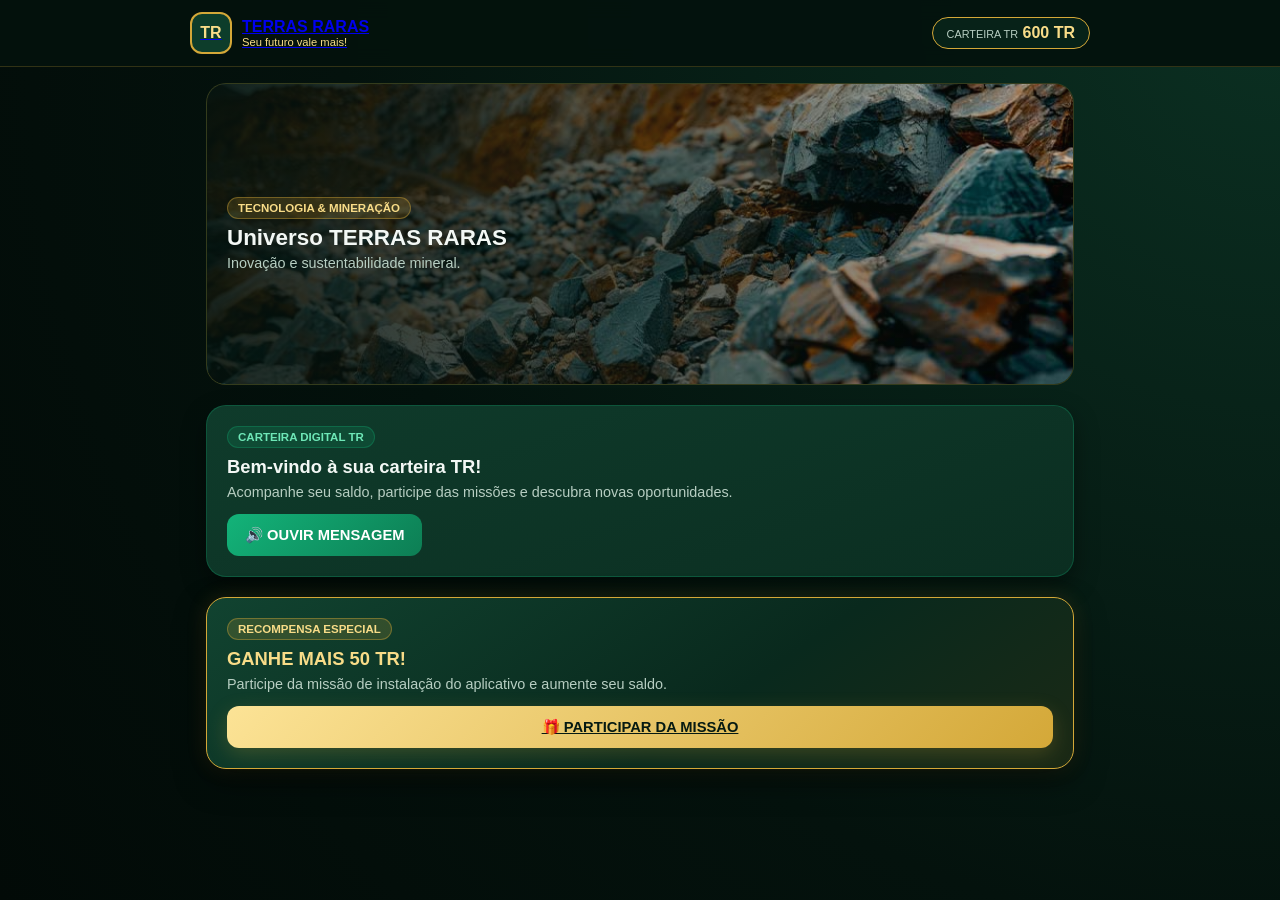
<file: index.html>
<!DOCTYPE html>
<html lang="pt-BR">
<head>
  <meta charset="UTF-8">
  <meta name="viewport" content="width=device-width, initial-scale=1.0">
  <title>TERRAS RARAS — Carteira TR</title>
  <link rel="stylesheet" href="./style.css">
</head>
<body data-page="home">

  <header class="app-header">
    <div class="header-inner">
      <a href="index.html" class="brand-group">
        <div class="brand-logo">TR</div>
        <div>
          <h1 style="font-size:1rem; font-weight:800;">TERRAS RARAS</h1>
          <p style="font-size:0.7rem; color:var(--gold-light);">Seu futuro vale mais!</p>
        </div>
      </a>
      <div class="wallet-pill">
        <div>
          <span class="wallet-pill-label">Carteira TR</span>
          <span class="wallet-pill-value" data-wallet-balance>600 TR</span>
        </div>
      </div>
    </div>
  </header>

  <main class="main-container">
    <!-- Banner Principal -->
    <section class="hero-banner">
      <img src="./assets/terras-raras-banner.jpg" alt="Mineração de Terras Raras">
      <div class="hero-overlay">
        <span class="badge badge-gold" style="width:fit-content;">TECNOLOGIA &amp; MINERAÇÃO</span>
        <h2 class="hero-title">Universo TERRAS RARAS</h2>
        <p class="hero-subtitle">Inovação e sustentabilidade mineral.</p>
      </div>
    </section>

    <!-- Boas-vindas -->
    <section class="card card-emerald">
      <span class="badge badge-emerald" style="margin-bottom:8px;">CARTEIRA DIGITAL TR</span>
      <h2 class="section-title">Bem-vindo à sua carteira TR!</h2>
      <p class="section-desc">Acompanhe seu saldo, participe das missões e descubra novas oportunidades.</p>
      <button type="button" id="btn-welcome-audio" class="btn btn-emerald">🔊 OUVIR MENSAGEM</button>
    </section>

    <!-- Recompensa -->
    <section class="card card-gold-highlight">
      <span class="badge badge-gold" style="margin-bottom:8px;">RECOMPENSA ESPECIAL</span>
      <h2 class="section-title" style="color:var(--gold-light);">GANHE MAIS 50 TR!</h2>
      <p class="section-desc">Participe da missão de instalação do aplicativo e aumente seu saldo.</p>
      <a href="missao.html" class="btn btn-gold btn-block">🎁 PARTICIPAR DA MISSÃO</a>
    </section>
  </main>

  <script src="./app.js"></script>
</body>
</html>
</file>
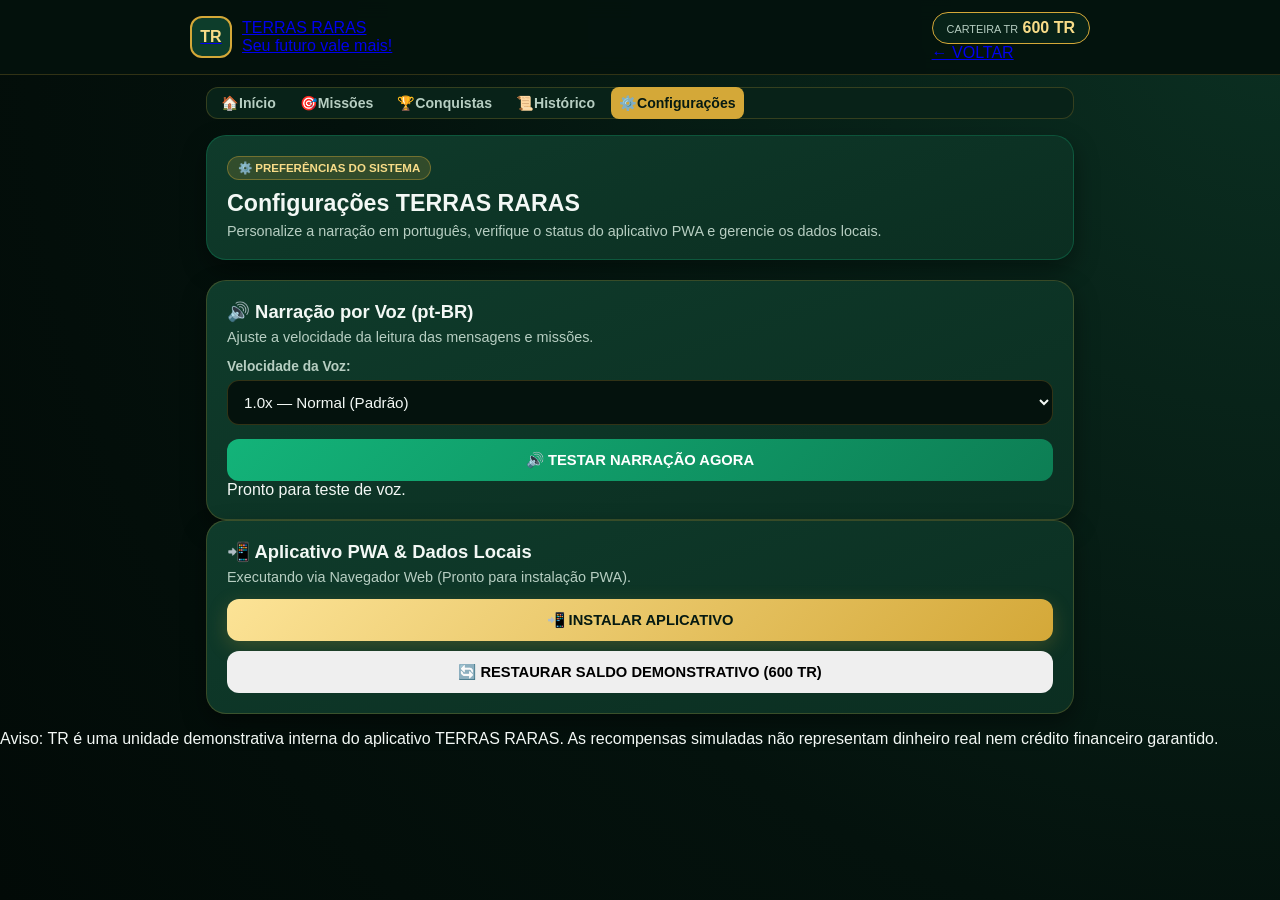
<file: configuracoes.html>
<!DOCTYPE html>
<html lang="pt-BR">
<head>
  <meta charset="UTF-8">
  <meta name="viewport" content="width=device-width, initial-scale=1.0">
  <meta name="theme-color" content="#07261B">
  <meta name="description" content="Configurações de voz, PWA e carteira demonstrativa TERRAS RARAS.">
  <title>Configurações — TERRAS RARAS</title>
  <link rel="manifest" href="./manifest.json">
  <link rel="icon" type="image/svg+xml" href="./assets/icon.svg">
  <link rel="apple-touch-icon" href="./assets/icon-192.png">
  <link rel="stylesheet" href="./style.css">
</head>
<body data-page="configuracoes">
  <header class="app-header">
    <div class="header-inner">
      <a href="index.html" class="brand-group" aria-label="TERRAS RARAS Início">
        <div class="brand-logo">TR</div>
        <div class="brand-titles">
          <div class="brand-name">TERRAS RARAS</div>
          <p class="brand-slogan">Seu futuro vale mais!</p>
        </div>
      </a>
      <div class="header-actions">
        <div class="wallet-pill" aria-label="Carteira TR">
          <div>
            <span class="wallet-pill-label">Carteira TR</span>
            <span class="wallet-pill-value" data-wallet-balance>600 TR</span>
          </div>
        </div>
        <a href="index.html" class="btn-back" aria-label="Voltar para o início">← VOLTAR</a>
      </div>
    </div>
  </header>
  <nav class="desktop-nav" aria-label="Navegação principal">
    <ul class="desktop-nav-list">
      <li><a href="index.html" class="desktop-nav-link"><span>🏠</span><span>Início</span></a></li>
      <li><a href="missao.html" class="desktop-nav-link"><span>🎯</span><span>Missões</span></a></li>
      <li><a href="conquistas.html" class="desktop-nav-link"><span>🏆</span><span>Conquistas</span></a></li>
      <li><a href="historico.html" class="desktop-nav-link"><span>📜</span><span>Histórico</span></a></li>
      <li><a href="configuracoes.html" class="desktop-nav-link active"><span>⚙️</span><span>Configurações</span></a></li>
    </ul>
  </nav>

  <nav class="mobile-bottom-nav" aria-label="Navegação inferior">
    <a href="index.html" class="mobile-nav-item"><span class="nav-icon">🏠</span><span>Início</span></a>
    <a href="missao.html" class="mobile-nav-item"><span class="nav-icon">🎯</span><span>Missões</span></a>
    <a href="conquistas.html" class="mobile-nav-item"><span class="nav-icon">🏆</span><span>Conquistas</span></a>
    <a href="historico.html" class="mobile-nav-item"><span class="nav-icon">📜</span><span>Histórico</span></a>
    <a href="configuracoes.html" class="mobile-nav-item active"><span class="nav-icon">⚙️</span><span>Configurações</span></a>
  </nav>

  <main class="main-container">
    <section class="card card-emerald">
      <span class="badge badge-gold" style="margin-bottom:10px;">⚙️ PREFERÊNCIAS DO SISTEMA</span>
      <h1 class="section-title" style="font-size:1.45rem;">Configurações TERRAS RARAS</h1>
      <p class="section-desc" style="margin-bottom:0;">
        Personalize a narração em português, verifique o status do aplicativo PWA e gerencie os dados locais.
      </p>
    </section>

    <div class="grid-2">
      <!-- Configurações de Áudio -->
      <section class="card">
        <h2 class="section-title">🔊 Narração por Voz (pt-BR)</h2>
        <p class="section-desc">Ajuste a velocidade da leitura das mensagens e missões.</p>

        <label for="voice-rate-select" style="display:block; font-size:0.86rem; font-weight:700; margin-bottom:6px; color:var(--text-secondary);">
          Velocidade da Voz:
        </label>
        <select id="voice-rate-select" style="width:100%; padding:12px; border-radius:12px; background:#04120D; color:var(--text-primary); border:1px solid var(--border-subtle); font-size:0.95rem; margin-bottom:14px;">
          <option value="0.85">0.85x — Mais pausada</option>
          <option value="1">1.0x — Normal (Padrão)</option>
          <option value="1.15">1.15x — Dinâmica</option>
        </select>

        <button type="button" id="btn-test-voice" class="btn btn-emerald btn-block">
          🔊 TESTAR NARRAÇÃO AGORA
        </button>
        <div class="audio-status-bar" aria-live="polite">
          <span id="audio-status-text">Pronto para teste de voz.</span>
        </div>
      </section>

      <!-- Status PWA e Gerenciamento de Dados -->
      <section class="card">
        <h2 class="section-title">📲 Aplicativo PWA &amp; Dados Locais</h2>
        <p id="pwa-status-text" class="section-desc">Verificando modo de execução...</p>

        <div style="display:flex; flex-direction:column; gap:10px;">
          <button type="button" data-pwa-install-btn class="btn btn-gold btn-block">
            📲 INSTALAR APLICATIVO
          </button>
          <button type="button" id="btn-reset-wallet" class="btn btn-danger btn-block">
            🔄 RESTAURAR SALDO DEMONSTRATIVO (600 TR)
          </button>
        </div>

        <div id="manual-install-guide" class="notice-box" style="display:none;">
          <strong>Instalação manual:</strong> Abra o menu do navegador e escolha <strong>"Instalar aplicativo"</strong> ou <strong>"Adicionar à Tela de Início"</strong>.
        </div>
      </section>
    </div>
  </main>

  <footer class="disclaimer-footer">
    <p>Aviso: TR é uma unidade demonstrativa interna do aplicativo TERRAS RARAS. As recompensas simuladas não representam dinheiro real nem crédito financeiro garantido.</p>
  </footer>
  <script src="./app.js"></script>
</body>
</html>
</file>
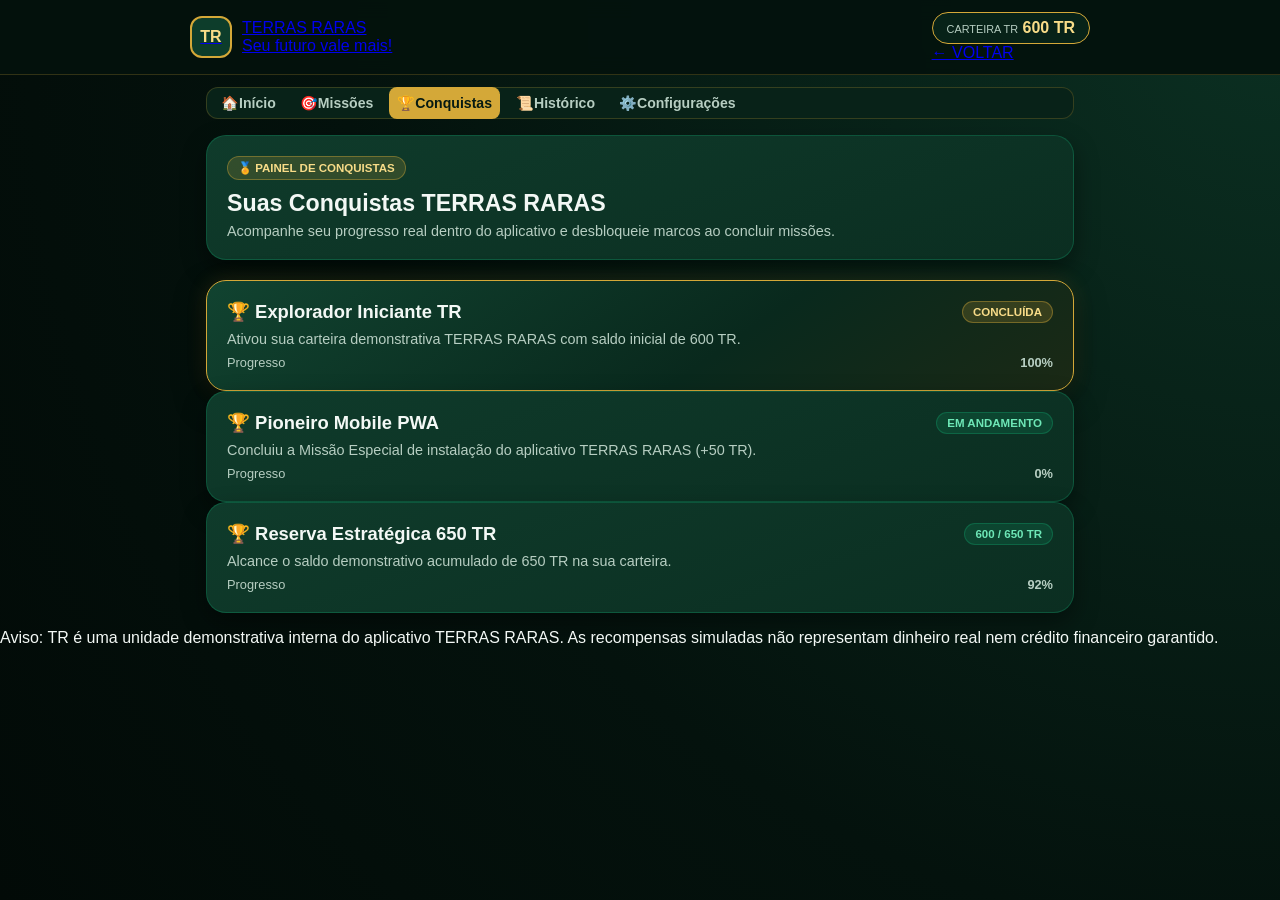
<file: conquistas.html>
<!DOCTYPE html>
<html lang="pt-BR">
<head>
  <meta charset="UTF-8">
  <meta name="viewport" content="width=device-width, initial-scale=1.0">
  <meta name="theme-color" content="#07261B">
  <meta name="description" content="Conquistas e progresso na plataforma TERRAS RARAS.">
  <title>Conquistas — TERRAS RARAS</title>
  <link rel="manifest" href="./manifest.json">
  <link rel="icon" type="image/svg+xml" href="./assets/icon.svg">
  <link rel="apple-touch-icon" href="./assets/icon-192.png">
  <link rel="stylesheet" href="./style.css">
</head>
<body data-page="conquistas">
  <header class="app-header">
    <div class="header-inner">
      <a href="index.html" class="brand-group" aria-label="TERRAS RARAS Início">
        <div class="brand-logo">TR</div>
        <div class="brand-titles">
          <div class="brand-name">TERRAS RARAS</div>
          <p class="brand-slogan">Seu futuro vale mais!</p>
        </div>
      </a>
      <div class="header-actions">
        <div class="wallet-pill" aria-label="Carteira TR">
          <div>
            <span class="wallet-pill-label">Carteira TR</span>
            <span class="wallet-pill-value" data-wallet-balance>600 TR</span>
          </div>
        </div>
        <a href="index.html" class="btn-back" aria-label="Voltar para o início">← VOLTAR</a>
      </div>
    </div>
  </header>
  <nav class="desktop-nav" aria-label="Navegação principal">
    <ul class="desktop-nav-list">
      <li><a href="index.html" class="desktop-nav-link"><span>🏠</span><span>Início</span></a></li>
      <li><a href="missao.html" class="desktop-nav-link"><span>🎯</span><span>Missões</span></a></li>
      <li><a href="conquistas.html" class="desktop-nav-link active"><span>🏆</span><span>Conquistas</span></a></li>
      <li><a href="historico.html" class="desktop-nav-link"><span>📜</span><span>Histórico</span></a></li>
      <li><a href="configuracoes.html" class="desktop-nav-link"><span>⚙️</span><span>Configurações</span></a></li>
    </ul>
  </nav>

  <nav class="mobile-bottom-nav" aria-label="Navegação inferior">
    <a href="index.html" class="mobile-nav-item"><span class="nav-icon">🏠</span><span>Início</span></a>
    <a href="missao.html" class="mobile-nav-item"><span class="nav-icon">🎯</span><span>Missões</span></a>
    <a href="conquistas.html" class="mobile-nav-item active"><span class="nav-icon">🏆</span><span>Conquistas</span></a>
    <a href="historico.html" class="mobile-nav-item"><span class="nav-icon">📜</span><span>Histórico</span></a>
    <a href="configuracoes.html" class="mobile-nav-item"><span class="nav-icon">⚙️</span><span>Configurações</span></a>
  </nav>

  <main class="main-container">
    <section class="card card-emerald">
      <span class="badge badge-gold" style="margin-bottom:10px;">🏅 PAINEL DE CONQUISTAS</span>
      <h1 class="section-title" style="font-size:1.45rem;">Suas Conquistas TERRAS RARAS</h1>
      <p class="section-desc" style="margin-bottom:0;">
        Acompanhe seu progresso real dentro do aplicativo e desbloqueie marcos ao concluir missões.
      </p>
    </section>

    <section id="achievements-container" class="grid-2" aria-label="Lista de conquistas">
      <!-- Renderizado dinamicamente via app.js -->
    </section>
  </main>

  <footer class="disclaimer-footer">
    <p>Aviso: TR é uma unidade demonstrativa interna do aplicativo TERRAS RARAS. As recompensas simuladas não representam dinheiro real nem crédito financeiro garantido.</p>
  </footer>
  <script src="./app.js"></script>
</body>
</html>
</file>
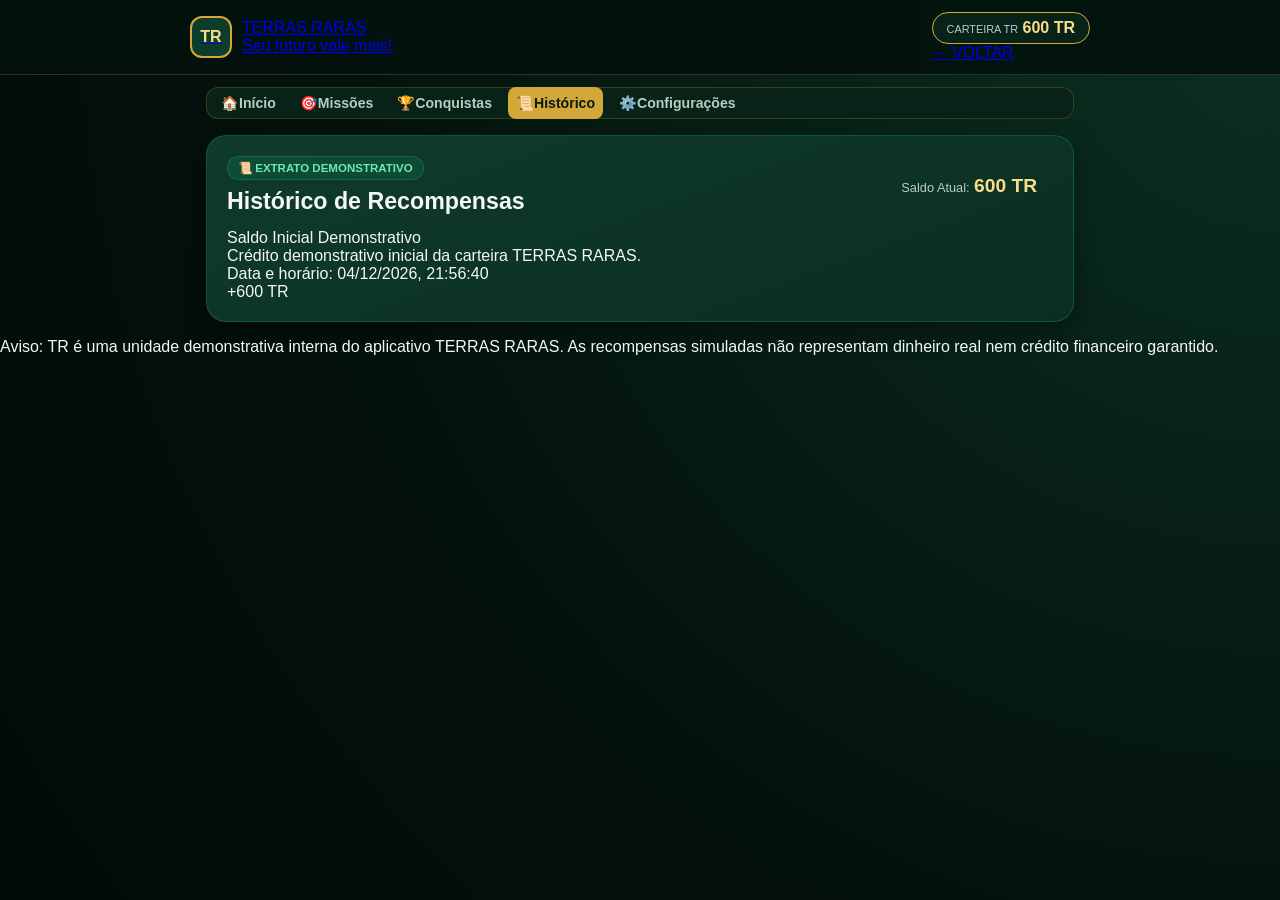
<file: historico.html>
<!DOCTYPE html>
<html lang="pt-BR">
<head>
  <meta charset="UTF-8">
  <meta name="viewport" content="width=device-width, initial-scale=1.0">
  <meta name="theme-color" content="#07261B">
  <meta name="description" content="Histórico de recompensas e missões concluídas no TERRAS RARAS.">
  <title>Histórico — TERRAS RARAS</title>
  <link rel="manifest" href="./manifest.json">
  <link rel="icon" type="image/svg+xml" href="./assets/icon.svg">
  <link rel="apple-touch-icon" href="./assets/icon-192.png">
  <link rel="stylesheet" href="./style.css">
</head>
<body data-page="historico">
  <header class="app-header">
    <div class="header-inner">
      <a href="index.html" class="brand-group" aria-label="TERRAS RARAS Início">
        <div class="brand-logo">TR</div>
        <div class="brand-titles">
          <div class="brand-name">TERRAS RARAS</div>
          <p class="brand-slogan">Seu futuro vale mais!</p>
        </div>
      </a>
      <div class="header-actions">
        <div class="wallet-pill" aria-label="Carteira TR">
          <div>
            <span class="wallet-pill-label">Carteira TR</span>
            <span class="wallet-pill-value" data-wallet-balance>600 TR</span>
          </div>
        </div>
        <a href="index.html" class="btn-back" aria-label="Voltar para o início">← VOLTAR</a>
      </div>
    </div>
  </header>
  <nav class="desktop-nav" aria-label="Navegação principal">
    <ul class="desktop-nav-list">
      <li><a href="index.html" class="desktop-nav-link"><span>🏠</span><span>Início</span></a></li>
      <li><a href="missao.html" class="desktop-nav-link"><span>🎯</span><span>Missões</span></a></li>
      <li><a href="conquistas.html" class="desktop-nav-link"><span>🏆</span><span>Conquistas</span></a></li>
      <li><a href="historico.html" class="desktop-nav-link active"><span>📜</span><span>Histórico</span></a></li>
      <li><a href="configuracoes.html" class="desktop-nav-link"><span>⚙️</span><span>Configurações</span></a></li>
    </ul>
  </nav>

  <nav class="mobile-bottom-nav" aria-label="Navegação inferior">
    <a href="index.html" class="mobile-nav-item"><span class="nav-icon">🏠</span><span>Início</span></a>
    <a href="missao.html" class="mobile-nav-item"><span class="nav-icon">🎯</span><span>Missões</span></a>
    <a href="conquistas.html" class="mobile-nav-item"><span class="nav-icon">🏆</span><span>Conquistas</span></a>
    <a href="historico.html" class="mobile-nav-item active"><span class="nav-icon">📜</span><span>Histórico</span></a>
    <a href="configuracoes.html" class="mobile-nav-item"><span class="nav-icon">⚙️</span><span>Configurações</span></a>
  </nav>

  <main class="main-container">
    <section class="card card-emerald">
      <div style="display:flex; justify-content:space-between; align-items:center; flex-wrap:wrap; gap:12px; margin-bottom:14px;">
        <div>
          <span class="badge badge-emerald" style="margin-bottom:8px;">📜 EXTRATO DEMONSTRATIVO</span>
          <h1 class="section-title" style="font-size:1.45rem; margin-bottom:0;">Histórico de Recompensas</h1>
        </div>
        <div class="reward-highlight-box" style="margin:0; padding:10px 16px;">
          <span style="font-size:0.8rem; color:var(--text-secondary);">Saldo Atual:</span>
          <strong style="font-size:1.2rem; color:var(--gold-light);" data-wallet-balance>600 TR</strong>
        </div>
      </div>

      <div id="history-list-container" class="history-list" aria-live="polite">
        <!-- Renderizado dinamicamente via app.js -->
      </div>
    </section>
  </main>

  <footer class="disclaimer-footer">
    <p>Aviso: TR é uma unidade demonstrativa interna do aplicativo TERRAS RARAS. As recompensas simuladas não representam dinheiro real nem crédito financeiro garantido.</p>
  </footer>
  <script src="./app.js"></script>
</body>
</html>
</file>
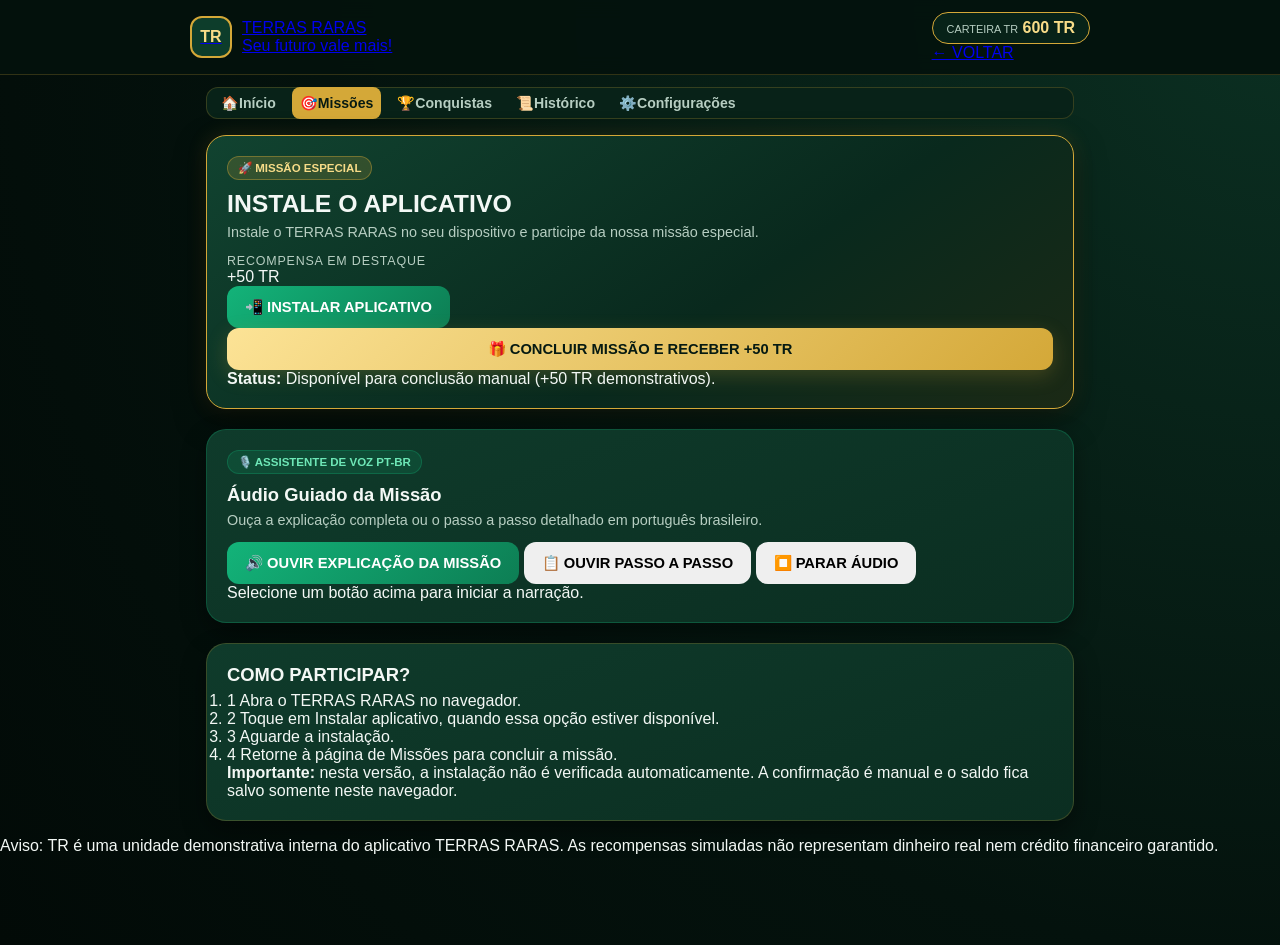
<file: missao.html>
<!DOCTYPE html>
<html lang="pt-BR">
<head>
  <meta charset="UTF-8">
  <meta name="viewport" content="width=device-width, initial-scale=1.0">
  <meta name="theme-color" content="#07261B">
  <meta name="description" content="Missão Especial TERRAS RARAS — Instale o aplicativo e ganhe +50 TR demonstrativos.">
  <title>Missões — TERRAS RARAS</title>
  <link rel="manifest" href="./manifest.json">
  <link rel="icon" type="image/svg+xml" href="./assets/icon.svg">
  <link rel="apple-touch-icon" href="./assets/icon-192.png">
  <link rel="stylesheet" href="./style.css">
</head>
<body data-page="missao">
  <header class="app-header">
    <div class="header-inner">
      <a href="index.html" class="brand-group" aria-label="TERRAS RARAS Início">
        <div class="brand-logo">TR</div>
        <div class="brand-titles">
          <div class="brand-name">TERRAS RARAS</div>
          <p class="brand-slogan">Seu futuro vale mais!</p>
        </div>
      </a>
      <div class="header-actions">
        <div class="wallet-pill" aria-label="Carteira TR">
          <div>
            <span class="wallet-pill-label">Carteira TR</span>
            <span class="wallet-pill-value" data-wallet-balance>600 TR</span>
          </div>
        </div>
        <a href="index.html" class="btn-back" aria-label="Voltar para o início">← VOLTAR</a>
      </div>
    </div>
  </header>
  <nav class="desktop-nav" aria-label="Navegação principal">
    <ul class="desktop-nav-list">
      <li><a href="index.html" class="desktop-nav-link"><span>🏠</span><span>Início</span></a></li>
      <li><a href="missao.html" class="desktop-nav-link active"><span>🎯</span><span>Missões</span></a></li>
      <li><a href="conquistas.html" class="desktop-nav-link"><span>🏆</span><span>Conquistas</span></a></li>
      <li><a href="historico.html" class="desktop-nav-link"><span>📜</span><span>Histórico</span></a></li>
      <li><a href="configuracoes.html" class="desktop-nav-link"><span>⚙️</span><span>Configurações</span></a></li>
    </ul>
  </nav>

  <nav class="mobile-bottom-nav" aria-label="Navegação inferior">
    <a href="index.html" class="mobile-nav-item"><span class="nav-icon">🏠</span><span>Início</span></a>
    <a href="missao.html" class="mobile-nav-item active"><span class="nav-icon">🎯</span><span>Missões</span></a>
    <a href="conquistas.html" class="mobile-nav-item"><span class="nav-icon">🏆</span><span>Conquistas</span></a>
    <a href="historico.html" class="mobile-nav-item"><span class="nav-icon">📜</span><span>Histórico</span></a>
    <a href="configuracoes.html" class="mobile-nav-item"><span class="nav-icon">⚙️</span><span>Configurações</span></a>
  </nav>

  <main class="main-container">
    <!-- Banner da Missão -->
    <section class="card card-gold-highlight" aria-labelledby="mission-banner-title">
      <span class="badge badge-gold" style="margin-bottom:10px;">🚀 MISSÃO ESPECIAL</span>
      <h1 id="mission-banner-title" class="section-title" style="font-size:1.55rem;">
        INSTALE O APLICATIVO
      </h1>
      <p class="section-desc">
        Instale o TERRAS RARAS no seu dispositivo e participe da nossa missão especial.
      </p>

      <div class="reward-highlight-box">
        <div>
          <span style="font-size:0.78rem; text-transform:uppercase; letter-spacing:0.8px; color:var(--text-secondary); display:block;">
            Recompensa em Destaque
          </span>
          <span class="reward-amount">+50 TR</span>
        </div>
        <button type="button" data-pwa-install-btn class="btn btn-emerald">
          📲 INSTALAR APLICATIVO
        </button>
      </div>

      <div id="manual-install-guide" class="notice-box" style="display:none; margin-bottom:14px;">
        <strong>Instalação via navegador:</strong> Abra o menu do navegador e toque em <strong>"Instalar aplicativo"</strong> (Android/Desktop) ou em <strong>Compartilhar → "Adicionar à Tela de Início"</strong> (iPhone/iPad).
      </div>

      <button type="button" id="btn-complete-mission" class="btn btn-gold btn-block">
        🎁 CONCLUIR MISSÃO E RECEBER +50 TR
      </button>

      <div id="mission-completion-status" class="notice-box" aria-live="polite">
        <strong>Status:</strong> Carregando status da missão...
      </div>
    </section>

    <!-- Sistema de Áudio das Missões -->
    <section class="card card-emerald" aria-labelledby="audio-mission-heading">
      <span class="badge badge-emerald" style="margin-bottom:10px;">🎙️ ASSISTENTE DE VOZ PT-BR</span>
      <h2 id="audio-mission-heading" class="section-title">Áudio Guiado da Missão</h2>
      <p class="section-desc">
        Ouça a explicação completa ou o passo a passo detalhado em português brasileiro.
      </p>

      <div class="audio-controls-grid">
        <button type="button" id="btn-audio-explain" class="btn btn-emerald">
          🔊 OUVIR EXPLICAÇÃO DA MISSÃO
        </button>
        <button type="button" id="btn-audio-steps" class="btn btn-outline">
          📋 OUVIR PASSO A PASSO
        </button>
        <button type="button" id="btn-audio-stop" class="btn btn-danger">
          ⏹️ PARAR ÁUDIO
        </button>
      </div>

      <div class="audio-status-bar" aria-live="polite">
        <span id="audio-status-text">Selecione um botão acima para iniciar a narração.</span>
      </div>
    </section>

    <!-- Área de Instruções -->
    <section class="card" aria-labelledby="how-to-heading">
      <h2 id="how-to-heading" class="section-title">COMO PARTICIPAR?</h2>
      <ol class="steps-list">
        <li class="step-item">
          <span class="step-number">1</span>
          <span class="step-text">Abra o TERRAS RARAS no navegador.</span>
        </li>
        <li class="step-item">
          <span class="step-number">2</span>
          <span class="step-text">Toque em Instalar aplicativo, quando essa opção estiver disponível.</span>
        </li>
        <li class="step-item">
          <span class="step-number">3</span>
          <span class="step-text">Aguarde a instalação.</span>
        </li>
        <li class="step-item">
          <span class="step-number">4</span>
          <span class="step-text">Retorne à página de Missões para concluir a missão.</span>
        </li>
      </ol>

      <div class="notice-box">
        <strong>Importante:</strong> nesta versão, a instalação não é verificada automaticamente. A confirmação é manual e o saldo fica salvo somente neste navegador.
      </div>
    </section>
  </main>

  <footer class="disclaimer-footer">
    <p>Aviso: TR é uma unidade demonstrativa interna do aplicativo TERRAS RARAS. As recompensas simuladas não representam dinheiro real nem crédito financeiro garantido.</p>
  </footer>
  <script src="./app.js"></script>
</body>
</html>
</file>
<file: style.css>
/* ==========================================================================
   TERRAS RARAS — FOLHA DE ESTILOS CORRIGIDA E RESPONSIVA
   ========================================================================== */

:root {
  --bg-deep: #04120D;
  --bg-surface: #082218;
  --bg-card: #0B2E21;
  --bg-card-elevated: #0F3B2B;
  --emerald-accent: #109665;
  --gold-light: #F8DC88;
  --gold-main: #D4A838;
  --text-primary: #F3F8F5;
  --text-secondary: #B7CEC2;
  --text-muted: #7FA190;
  --border-subtle: rgba(212, 168, 56, 0.22);
  --border-emerald: rgba(16, 150, 101, 0.35);
  --radius-lg: 20px;
  --shadow-card: 0 10px 25px rgba(0, 0, 0, 0.4);
  --shadow-gold: 0 6px 20px rgba(212, 168, 56, 0.22);
}

*, *::before, *::after {
  box-sizing: border-box;
  margin: 0;
  padding: 0;
}

body {
  font-family: -apple-system, BlinkMacSystemFont, "Segoe UI", Roboto, sans-serif;
  background: radial-gradient(circle at top right, #0B3022 0%, #04120D 60%, #020A07 100%);
  color: var(--text-primary);
  min-height: 100vh;
  padding-bottom: 90px;
}

.main-container {
  max-width: 900px;
  margin: 0 auto;
  padding: 16px;
  display: flex;
  flex-direction: column;
  gap: 20px; /* Garante espaço limpo entre os cartões, evitando sobreposições */
}

/* Cartões Gerais */
.card {
  background: linear-gradient(160deg, var(--bg-card-elevated) 0%, var(--bg-card) 100%);
  border: 1px solid var(--border-subtle);
  border-radius: var(--radius-lg);
  padding: 20px;
  box-shadow: var(--shadow-card);
}

.card-emerald {
  border-color: var(--border-emerald);
}

.card-gold-highlight {
  background: linear-gradient(145deg, #114330 0%, #09291D 60%, #1B2915 100%);
  border: 1.5px solid var(--gold-main);
  box-shadow: 0 12px 30px rgba(0, 0, 0, 0.5), 0 0 20px rgba(212, 168, 56, 0.15);
}

/* Banner Principal ajustado para não cortar imagens */
.hero-banner {
  position: relative;
  border-radius: var(--radius-lg);
  overflow: hidden;
  border: 1px solid var(--border-subtle);
  background: #061D14;
}

.hero-banner img {
  width: 100%;
  height: auto;        /* Altura automática evita cortes na proporção */
  max-height: 300px;
  object-fit: cover;
  display: block;
}

.hero-overlay {
  position: absolute;
  inset: 0;
  background: linear-gradient(90deg, rgba(4, 18, 13, 0.9) 0%, rgba(4, 18, 13, 0.6) 60%, rgba(4, 18, 13, 0.2) 100%);
  display: flex;
  flex-direction: column;
  justify-content: center;
  padding: 20px;
}

.hero-title {
  font-size: 1.4rem;
  font-weight: 800;
  color: var(--text-primary);
  margin-top: 6px;
}

.hero-subtitle {
  font-size: 0.9rem;
  color: var(--text-secondary);
  margin-top: 4px;
}

/* Cabeçalho e Navegação */
.app-header {
  position: sticky;
  top: 0;
  z-index: 100;
  background: rgba(4, 18, 13, 0.95);
  backdrop-filter: blur(10px);
  border-bottom: 1px solid var(--border-subtle);
  padding: 12px 16px;
}

.header-inner {
  max-width: 900px;
  margin: 0 auto;
  display: flex;
  align-items: center;
  justify-content: space-between;
  gap: 10px;
}

.brand-group {
  display: flex;
  align-items: center;
  gap: 10px;
}

.brand-logo {
  width: 42px;
  height: 42px;
  border-radius: 12px;
  background: #0D3D2B;
  border: 2px solid var(--gold-main);
  display: flex;
  align-items: center;
  justify-content: center;
  font-weight: 900;
  color: var(--gold-light);
}

.wallet-pill {
  display: flex;
  align-items: center;
  gap: 8px;
  background: #072218;
  border: 1px solid var(--gold-main);
  border-radius: 999px;
  padding: 6px 14px;
}

.wallet-pill-label {
  font-size: 0.68rem;
  text-transform: uppercase;
  color: var(--text-secondary);
}

.wallet-pill-value {
  font-size: 1rem;
  font-weight: 800;
  color: var(--gold-light);
}

/* Botões */
.btn {
  display: inline-flex;
  align-items: center;
  justify-content: center;
  gap: 8px;
  padding: 12px 18px;
  border-radius: 12px;
  font-size: 0.92rem;
  font-weight: 800;
  cursor: pointer;
  border: none;
  transition: opacity 0.2s;
  text-align: center;
}

.btn-gold {
  background: linear-gradient(135deg, #FCE396 0%, #D4A838 100%);
  color: #061A12;
  box-shadow: var(--shadow-gold);
}

.btn-emerald {
  background: linear-gradient(135deg, #13B379 0%, #0D7E54 100%);
  color: #FFFFFF;
}

.btn-block {
  width: 100%;
}

.badge {
  display: inline-flex;
  padding: 4px 10px;
  border-radius: 999px;
  font-size: 0.72rem;
  font-weight: 800;
  text-transform: uppercase;
}

.badge-gold {
  background: rgba(212, 168, 56, 0.18);
  color: var(--gold-light);
  border: 1px solid rgba(212, 168, 56, 0.4);
}

.badge-emerald {
  background: rgba(16, 150, 101, 0.2);
  color: #6EE7B7;
  border: 1px solid rgba(16, 150, 101, 0.4);
}

.section-title {
  font-size: 1.15rem;
  font-weight: 800;
  margin-bottom: 6px;
}

.section-desc {
  color: var(--text-secondary);
  font-size: 0.9rem;
  margin-bottom: 14px;
}

/* Navegação inferior mobile */
.mobile-bottom-nav {
  position: fixed;
  bottom: 0;
  left: 0;
  right: 0;
  background: rgba(4, 18, 13, 0.98);
  border-top: 1px solid var(--border-subtle);
  display: grid;
  grid-template-columns: repeat(5, 1fr);
  padding: 6px 2px;
  z-index: 120;
}

.mobile-nav-item {
  display: flex;
  flex-direction: column;
  align-items: center;
  gap: 2px;
  font-size: 0.65rem;
  font-weight: 700;
  color: var(--text-muted);
  text-decoration: none;
  padding: 6px 0;
}

.mobile-nav-item.active {
  color: var(--gold-light);
}

.desktop-nav {
  display: none;
}

@media (min-width: 768px) {
  .desktop-nav {
    display: block;
    max-width: 900px;
    margin: 12px auto 0;
    padding: 0 16px;
  }
  .desktop-nav-list {
    display: flex;
    gap: 8px;
    background: #082218;
    border: 1px solid var(--border-subtle);
    border-radius: 12px;
    padding: 6px;
    list-style: none;
  }
  .desktop-nav-link {
    flex: 1;
    text-align: center;
    padding: 8px;
    border-radius: 8px;
    font-size: 0.88rem;
    font-weight: 700;
    color: var(--text-secondary);
    text-decoration: none;
  }
  .desktop-nav-link.active {
    background: var(--gold-main);
    color: #061A12;
  }
  .mobile-bottom-nav {
    display: none;
  }
}
</file>
